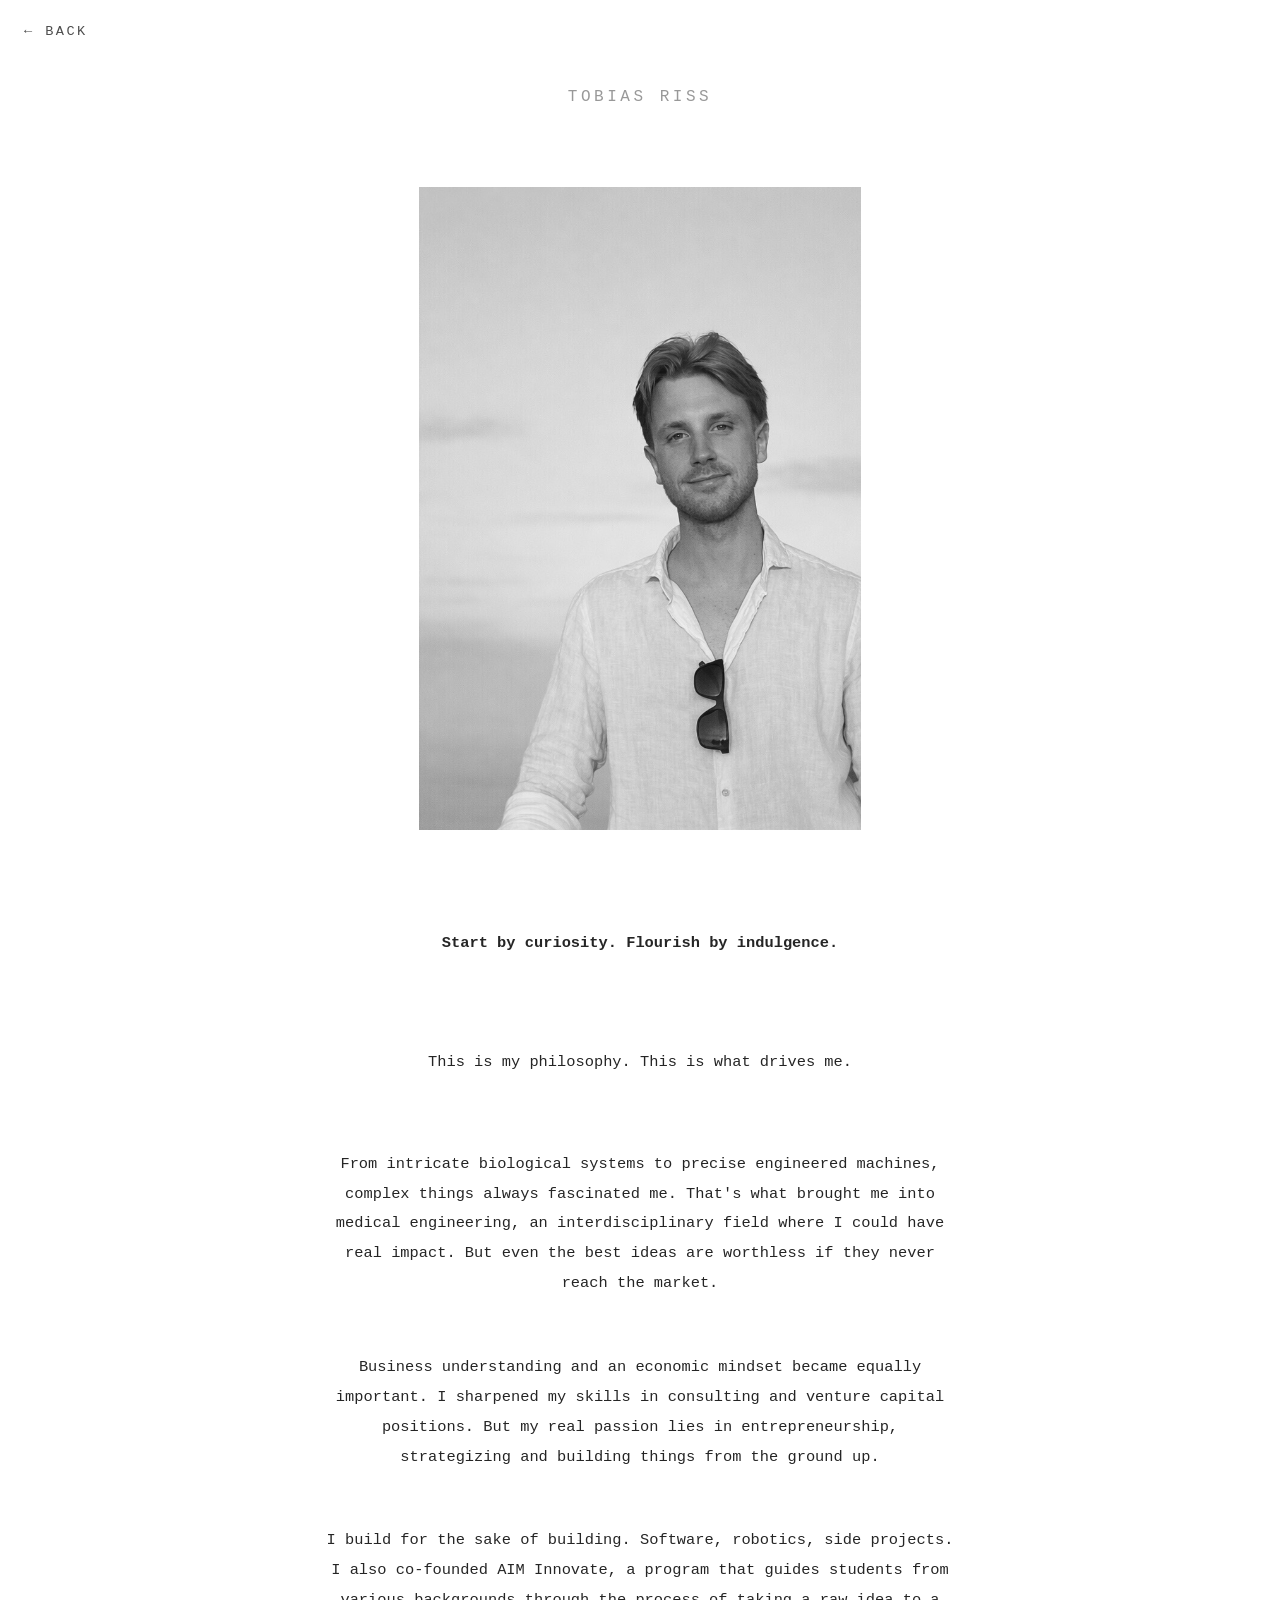
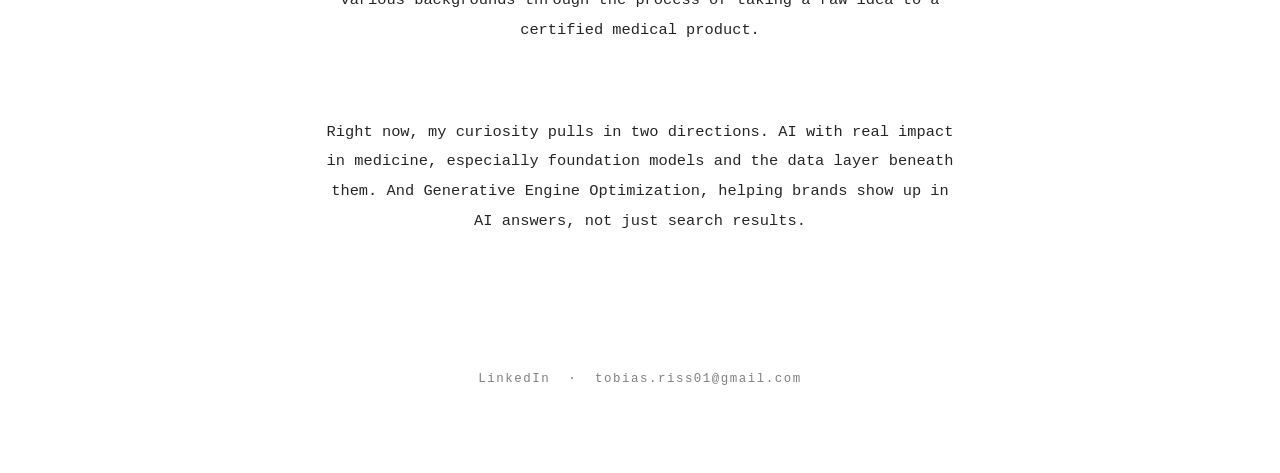
<file: about.html>
<!DOCTYPE html>
<html lang="en">
<head>
  <meta charset="UTF-8" />
  <title>That's Me</title>
  <meta name="viewport" content="width=device-width, initial-scale=1.0" />
  <link rel="stylesheet" href="style.css" />
  <style>
    .page-wrapper {
      text-align: center;
    }

    .photo-frame {
      position: relative;
      display: inline-block;
      max-width: 70%;
      margin: 0 auto 2.5rem;
    }

    .profile-img {
      display: block;
      width: 100%;
      height: auto;
      filter: grayscale(100%);
    }

    .philosophy {
      cursor: default;
    }

    .hl-underline,
    .hl-circle {
      position: relative;
      display: inline-block;
    }
  </style>
</head>
<body>
  <a href="index.html" class="back-link">← Back</a>

  <div class="page-wrapper">
    <h1>Tobias Riss</h1>
    <br>
    <br>
    <div class="photo-frame">
      <img class="profile-img" src="Img/Img_AboutMe.jpg" alt="Profile photo" />
    </div>
    <br>
    <br>
    <br>
    <br>
   

    <p>

    <strong class="philosophy">Start by <span class="hl-underline">curiosity</span>. Flourish by <span class="hl-circle">indulgence</span>.</strong>
    </p>
    <br>
    <br>
    <br>
    <br>
    <p>
    This is my philosophy. This is what drives me.

    </p>
    <br>
      <br>
    <br>
    <p>
    From intricate biological systems to precise engineered machines, complex things always fascinated me. 
    That's what brought me into medical engineering, an interdisciplinary field where I could have real impact.

    But even the best ideas are worthless if they never reach the market.
    </p>
    <br>
    <br>
    
    <p>
    Business understanding and an economic mindset became equally important. I sharpened my skills in consulting and venture capital positions. But my real passion lies in entrepreneurship, strategizing and building things from the ground up.
    </p>
    <br>
    <br>
    <p>
    I build for the sake of building. Software, robotics, side projects. I also co-founded AIM Innovate, a program that guides students from various backgrounds through the process of taking a raw idea to a certified medical product.
    </p>
    <br>
    <br>
    <br>
    <p>
    Right now, my curiosity pulls in two directions. AI with real impact in medicine, especially foundation models and the data layer beneath them. And Generative Engine Optimization, helping brands show up in AI answers, not just search results.
        </p>
        <br>
    <br>
    <br>
    <br>
    

    <p style="margin-top:2.5rem;font-size:0.78rem;letter-spacing:0.12em;opacity:0.5;">
      <a href="https://linkedin.com/in/tobias-riß-92a96b181" target="_blank" style="color:inherit;">LinkedIn</a>
      &nbsp;·&nbsp;
      <a href="mailto:tobias.riss01@gmail.com" style="color:inherit;">tobias.riss01@gmail.com</a>
    </p>
  </div>

  <!-- Roughness filter — same params as menu -->
  <svg style="position:absolute;width:0;height:0;overflow:hidden" aria-hidden="true">
    <defs>
      <filter id="rough-corner" x="-25%" y="-25%" width="150%" height="150%">
        <feTurbulence type="fractalNoise" baseFrequency="0.075" numOctaves="4" result="noise"/>
        <feDisplacementMap in="SourceGraphic" in2="noise" scale="2.2"
          xChannelSelector="R" yChannelSelector="G"/>
      </filter>
    </defs>
  </svg>

  <script>
    const NS    = 'http://www.w3.org/2000/svg';
    const frame = document.querySelector('.photo-frame');
    const GAP   = 20;   // px gap between image edge and elbow
    const ARM   = 26;   // arm length
    const OFF   = GAP + ARM;  // total SVG canvas from image corner outward
    const SIZE  = OFF * 2;    // SVG canvas big enough for both corners

    function wobblyPts(x1, y1, x2, y2, n) {
      const pts = [];
      for (let k = 0; k <= n; k++) {
        const t = k / n;
        pts.push({
          x: x1 + (x2 - x1) * t + (Math.random() - 0.5) * 2.5,
          y: y1 + (y2 - y1) * t + (Math.random() - 0.5) * 2.5,
        });
      }
      return pts;
    }

    function ptsToPath(pts) {
      const n = pts.length, ten = 0.28;
      let d = `M${pts[0].x.toFixed(1)},${pts[0].y.toFixed(1)}`;
      for (let i = 0; i < n - 1; i++) {
        const p0 = i > 0     ? pts[i - 1] : pts[0];
        const p1 = pts[i];
        const p2 = pts[i + 1];
        const p3 = i < n - 2 ? pts[i + 2] : pts[n - 1];
        const cp1x = (p1.x + (p2.x - p0.x) * ten).toFixed(1);
        const cp1y = (p1.y + (p2.y - p0.y) * ten).toFixed(1);
        const cp2x = (p2.x - (p3.x - p1.x) * ten).toFixed(1);
        const cp2y = (p2.y - (p3.y - p1.y) * ten).toFixed(1);
        d += ` C${cp1x},${cp1y} ${cp2x},${cp2y} ${p2.x.toFixed(1)},${p2.y.toFixed(1)}`;
      }
      return d;
    }

    function makePath(pts) {
      const path = document.createElementNS(NS, 'path');
      path.setAttribute('fill',            'none');
      path.setAttribute('stroke',          '#c80000');
      path.setAttribute('stroke-width',    '2.8');
      path.setAttribute('stroke-linecap',  'round');
      path.setAttribute('stroke-linejoin', 'round');
      path.setAttribute('filter',          'url(#rough-corner)');
      path.setAttribute('d', ptsToPath(pts));
      return path;
    }

    function makeCornerSvg(cssPos) {
      const svg = document.createElementNS(NS, 'svg');
      svg.setAttribute('width',  SIZE);
      svg.setAttribute('height', SIZE);
      svg.style.cssText = `position:absolute;${cssPos};overflow:visible;pointer-events:none;opacity:0`;
      return svg;
    }

    function animatePaths(paths) {
      paths.forEach(path => {
        const len = path.getTotalLength();
        path.style.transition       = 'none';
        path.style.strokeDasharray  = len;
        path.style.strokeDashoffset = len;
        void path.getBoundingClientRect();
        path.style.transition       = 'stroke-dashoffset 0.5s ease';
        path.style.strokeDashoffset = '0';
      });
    }

    // Top-left: elbow GAP px outside image corner, arms point toward image (right + down).
    const svgTL  = makeCornerSvg(`top:-${OFF}px;left:-${OFF}px`);
    const tlPaths = [
      makePath(wobblyPts(ARM, ARM, SIZE, ARM,  6)),
      makePath(wobblyPts(ARM, ARM, ARM,  SIZE, 6)),
    ];
    tlPaths.forEach(p => svgTL.appendChild(p));

    // Bottom-right: elbow GAP px outside image corner, arms point toward image (left + up).
    const BR = OFF + GAP;  // elbow coordinate in BR SVG
    const svgBR  = makeCornerSvg(`bottom:-${OFF}px;right:-${OFF}px`);
    const brPaths = [
      makePath(wobblyPts(BR, BR, 0,  BR, 6)),
      makePath(wobblyPts(BR, BR, BR,  0, 6)),
    ];
    brPaths.forEach(p => svgBR.appendChild(p));

    frame.appendChild(svgTL);
    frame.appendChild(svgBR);

    function regenPaths() {
      tlPaths[0].setAttribute('d', ptsToPath(wobblyPts(ARM, ARM, SIZE, ARM,  6)));
      tlPaths[1].setAttribute('d', ptsToPath(wobblyPts(ARM, ARM, ARM,  SIZE, 6)));
      brPaths[0].setAttribute('d', ptsToPath(wobblyPts(BR, BR, 0,  BR, 6)));
      brPaths[1].setAttribute('d', ptsToPath(wobblyPts(BR, BR, BR,  0, 6)));
    }

    let jitterTimer = null;
    function scheduleJitter() {
      jitterTimer = setTimeout(() => {
        regenPaths();
        scheduleJitter();
      }, 180 + Math.random() * 160);  // every ~180-340 ms
    }

    frame.addEventListener('mouseenter', () => {
      regenPaths();
      svgTL.style.opacity = '0.7';
      svgBR.style.opacity = '0.7';
      animatePaths([...tlPaths, ...brPaths]);
      scheduleJitter();
    });

    frame.addEventListener('mouseleave', () => {
      clearTimeout(jitterTimer);
      jitterTimer = null;
      svgTL.style.opacity = '0';
      svgBR.style.opacity = '0';
    });

    // ── Philosophy hover: underline "curiosity", circle "indulgence" ──
    const philosophy     = document.querySelector('.philosophy');
    const underlineSpan  = philosophy.querySelector('.hl-underline');
    const circleSpan     = philosophy.querySelector('.hl-circle');

    // Underline geometry
    const U_PAD_X = 4;
    const U_HEIGHT = 14;
    const uW = underlineSpan.offsetWidth + U_PAD_X * 2;

    function underlinePts() {
      const y = 2;
      return wobblyPts(2, y, uW - 2, y, 8);
    }

    const svgU = document.createElementNS(NS, 'svg');
    svgU.setAttribute('width',  uW);
    svgU.setAttribute('height', U_HEIGHT);
    svgU.style.cssText = `position:absolute;left:-${U_PAD_X}px;top:100%;overflow:visible;pointer-events:none;opacity:0`;
    const underlinePath = makePath(underlinePts());
    svgU.appendChild(underlinePath);
    underlineSpan.appendChild(svgU);

    // Circle geometry
    const C_PAD_X = 12;
    const C_PAD_Y = 8;
    const cW  = circleSpan.offsetWidth  + C_PAD_X * 2;
    const cH  = circleSpan.offsetHeight + C_PAD_Y * 2;
    const ccx = cW / 2, ccy = cH / 2;
    const crx = cW / 2 - 4, cry = cH / 2 - 2;

    function wobblyClosedPath(cx, cy, rx, ry, numPts, rMin, rMax, aJitter) {
      const pts = [];
      for (let k = 0; k < numPts; k++) {
        const base = (k / numPts) * Math.PI * 2 - Math.PI / 2;
        const aOff = (Math.random() - 0.5) * (Math.PI * 2 / numPts) * aJitter;
        const r    = rMin + Math.random() * (rMax - rMin);
        pts.push({
          x: cx + rx * r * Math.cos(base + aOff),
          y: cy + ry * r * Math.sin(base + aOff),
        });
      }
      const n = pts.length, ten = 0.22;
      let d = `M${pts[0].x.toFixed(1)},${pts[0].y.toFixed(1)}`;
      for (let i = 0; i < n; i++) {
        const p0 = pts[(i - 1 + n) % n];
        const p1 = pts[i];
        const p2 = pts[(i + 1) % n];
        const p3 = pts[(i + 2) % n];
        const cp1x = (p1.x + (p2.x - p0.x) * ten).toFixed(1);
        const cp1y = (p1.y + (p2.y - p0.y) * ten).toFixed(1);
        const cp2x = (p2.x - (p3.x - p1.x) * ten).toFixed(1);
        const cp2y = (p2.y - (p3.y - p1.y) * ten).toFixed(1);
        d += ` C${cp1x},${cp1y} ${cp2x},${cp2y} ${p2.x.toFixed(1)},${p2.y.toFixed(1)}`;
      }
      return d + 'Z';
    }

    const svgC = document.createElementNS(NS, 'svg');
    svgC.setAttribute('width',  cW);
    svgC.setAttribute('height', cH);
    svgC.style.cssText = `position:absolute;left:-${C_PAD_X}px;top:-${C_PAD_Y}px;overflow:visible;pointer-events:none;opacity:0`;
    const circlePath = document.createElementNS(NS, 'path');
    circlePath.setAttribute('fill',            'none');
    circlePath.setAttribute('stroke',          '#c80000');
    circlePath.setAttribute('stroke-width',    '2.8');
    circlePath.setAttribute('stroke-linecap',  'round');
    circlePath.setAttribute('stroke-linejoin', 'round');
    circlePath.setAttribute('filter',          'url(#rough-corner)');
    circlePath.setAttribute('d', wobblyClosedPath(ccx, ccy, crx, cry, 10, 0.80, 1.20, 0.45));
    svgC.appendChild(circlePath);
    circleSpan.appendChild(svgC);

    function regenPhilPaths() {
      underlinePath.setAttribute('d', ptsToPath(underlinePts()));
      circlePath.setAttribute('d',
        wobblyClosedPath(ccx, ccy, crx, cry, 10, 0.80, 1.20, 0.45));
    }

    let philJitterTimer = null;
    function schedulePhilJitter() {
      philJitterTimer = setTimeout(() => {
        regenPhilPaths();
        schedulePhilJitter();
      }, 180 + Math.random() * 160);
    }

    philosophy.addEventListener('mouseenter', () => {
      regenPhilPaths();
      const tilt = (Math.random() - 0.5) * 4;
      svgC.style.transform       = `rotate(${tilt}deg)`;
      svgC.style.transformOrigin = 'center center';
      svgU.style.opacity = '0.85';
      svgC.style.opacity = '0.85';
      animatePaths([underlinePath, circlePath]);
      schedulePhilJitter();
    });

    philosophy.addEventListener('mouseleave', () => {
      clearTimeout(philJitterTimer);
      philJitterTimer = null;
      svgU.style.opacity = '0';
      svgC.style.opacity = '0';
    });
  </script>
  <script data-goatcounter="https://tobiasriss.goatcounter.com/count"
          async src="//gc.zgo.at/count.js"></script>

</body>
</html>
</file>
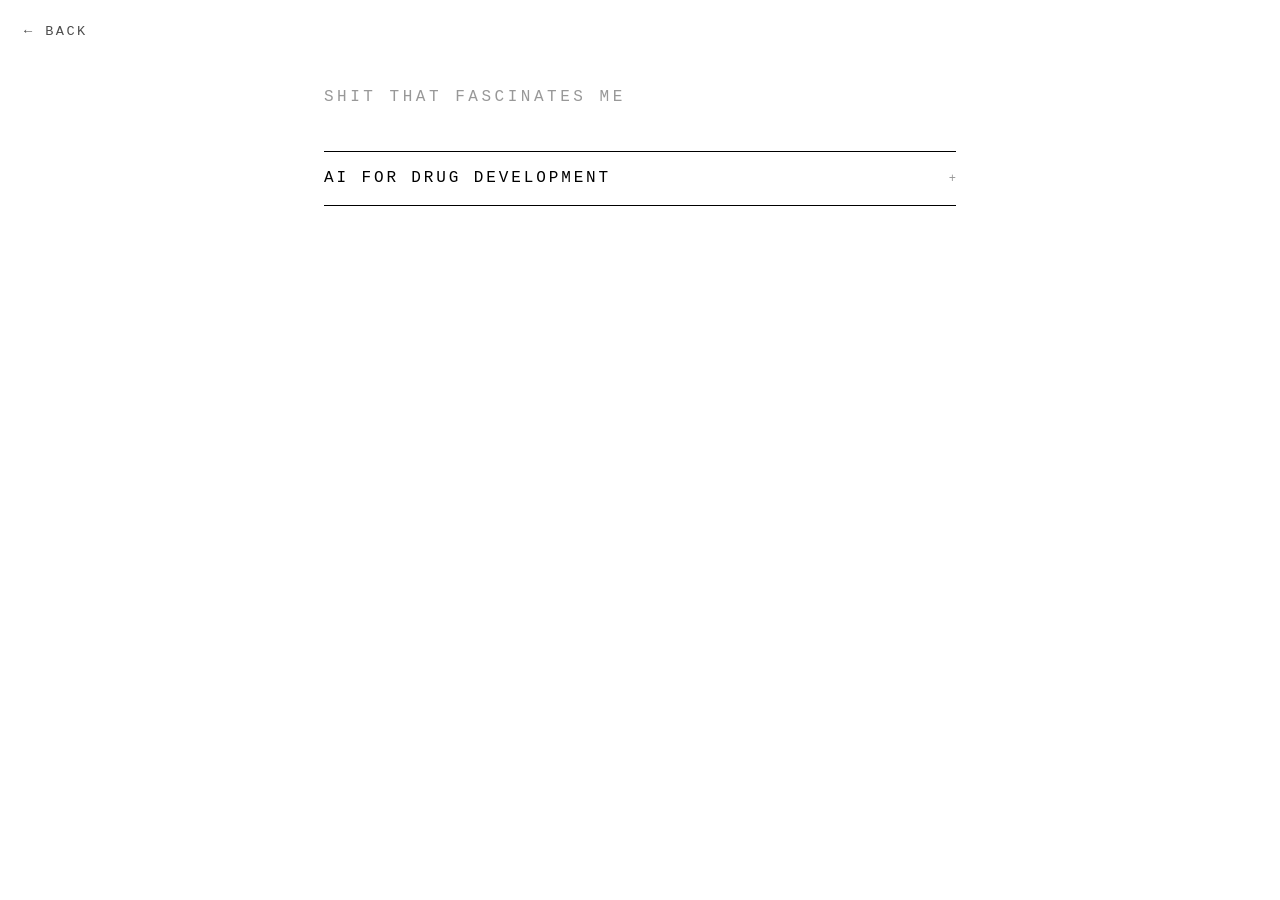
<file: fascinations.html>
<!DOCTYPE html>
<html lang="en">
<head>
  <meta charset="UTF-8" />
  <title>Shit That Fascinates Me</title>
  <meta name="viewport" content="width=device-width, initial-scale=1.0" />
  <link rel="stylesheet" href="style.css" />
  <style>
    .accordion {
      width: 100%;
      margin-bottom: 0.4rem;
    }

    .accordion-trigger {
      width: 100%;
      background: none;
      border: none;
      border-top: 1px solid #000;
      padding: 1.1rem 0;
      display: flex;
      justify-content: space-between;
      align-items: baseline;
      cursor: pointer;
      font-family: "Courier New", Courier, monospace;
      font-size: clamp(0.85rem, 1.4vw, 1rem);
      letter-spacing: 0.18em;
      text-transform: uppercase;
      text-align: left;
      color: #000;
    }

    .accordion-trigger:hover {
      opacity: 0.55;
    }

    .accordion-icon {
      font-size: 0.75rem;
      letter-spacing: 0;
      opacity: 0.4;
      transition: transform 0.3s ease;
      flex-shrink: 0;
      margin-left: 1rem;
    }

    .accordion.open .accordion-icon {
      transform: rotate(45deg);
    }

    .accordion-body {
      display: grid;
      grid-template-rows: 0fr;
      transition: grid-template-rows 0.35s ease;
    }

    .accordion.open .accordion-body {
      grid-template-rows: 1fr;
    }

    .accordion-inner {
      overflow: hidden;
    }

    .accordion-inner ul {
      padding: 0 0 1.4rem;
      margin: 0;
    }

    /* last accordion gets a bottom border */
    .accordion:last-child {
      border-bottom: 1px solid #000;
    }

    /* Full report toggle */
    .report-toggle {
      background: none;
      border: none;
      padding: 0;
      margin: 0 0 1.4rem;
      font-family: "Courier New", Courier, monospace;
      font-size: 0.72rem;
      letter-spacing: 0.18em;
      text-transform: uppercase;
      color: #000;
      opacity: 0.4;
      cursor: pointer;
      display: flex;
      align-items: center;
      gap: 0.5rem;
      transition: opacity 0.15s ease;
    }

    .report-toggle:hover {
      opacity: 0.85;
    }

    .report-toggle-icon {
      font-size: 0.65rem;
      transition: transform 0.25s ease;
    }

    .report-toggle.open .report-toggle-icon {
      transform: rotate(45deg);
    }

    /* Report block */
    .report-block-wrap {
      display: grid;
      grid-template-rows: 0fr;
      transition: grid-template-rows 0.4s ease;
    }

    .report-block-wrap.open {
      grid-template-rows: 1fr;
    }

    .report-block-inner {
      overflow: hidden;
    }

    .report-block {
      border: 1px solid rgba(0,0,0,0.15);
      padding: 2rem 2.2rem;
      margin-bottom: 1.4rem;
      font-family: Georgia, "Times New Roman", serif;
      font-size: 0.82rem;
      line-height: 1.75;
      color: #111;
      background: #fafafa;
    }

    .report-block .report-header {
      text-align: center;
      margin-bottom: 2rem;
      padding-bottom: 1.2rem;
      border-bottom: 1px solid rgba(0,0,0,0.12);
    }

    .report-block .report-header h2 {
      font-size: 0.95rem;
      font-weight: bold;
      letter-spacing: 0.01em;
      margin: 0 0 0.5rem;
      font-family: Georgia, serif;
      text-transform: none;
    }

    .report-block .report-meta {
      font-size: 0.75rem;
      opacity: 0.5;
      line-height: 1.6;
      font-family: "Courier New", Courier, monospace;
      letter-spacing: 0.06em;
    }

    .report-block h3 {
      font-size: 0.82rem;
      font-weight: bold;
      margin: 1.6rem 0 0.5rem;
      font-family: Georgia, serif;
      text-transform: none;
      letter-spacing: 0;
    }

    .report-block p {
      margin: 0 0 0.9rem;
    }

    .report-block .report-fig {
      margin: 1.2rem 0;
      padding: 0.8rem;
      border-left: 2px solid rgba(0,0,0,0.15);
      font-size: 0.74rem;
      opacity: 0.55;
      font-style: italic;
    }

    .report-block .ref-list {
      padding-left: 1.2rem;
      margin: 0 0 0.8rem;
      font-size: 0.76rem;
      line-height: 1.65;
    }

    .report-block .ref-list li {
      margin-bottom: 0.45rem;
    }

    .report-block .ref-list a {
      color: #000;
      opacity: 0.55;
      word-break: break-all;
    }

    .report-block .ref-list a:hover {
      opacity: 1;
    }
  </style>
</head>
<body>
  <a href="index.html" class="back-link">← Back</a>

  <div class="page-wrapper">
    <h1>Shit That Fascinates Me</h1>

    <div class="accordion">
      <button class="accordion-trigger">
        AI for Drug Development
        <span class="accordion-icon">+</span>
      </button>
      <div class="accordion-body">
        <div class="accordion-inner">
          <ul>
            <li>Eroom's Law: drug R&amp;D productivity has declined exponentially since the 1950s — the opposite of Moore's Law, and just as relentless</li>
            <li>~90% of drugs that make it to Phase I still fail. AI makes the pipeline faster, but faster failure is only half the fix</li>
            <li>The next frontier isn't AlphaFold — it's closed-loop systems where AI predicts, robotic labs validate, and the loop runs 24/7 with minimal humans in it</li>
            <li>Lila Sciences, Isomorphic Labs, Eli Lilly × NVIDIA are all betting on this. ~$19.9 billion in VC flooded in over 2024–25. Zero FDA approvals so far</li>
            <li>LLMs operating in scientific contexts show disturbing failure modes: sycophancy, premature success-claiming, overgeneralizing findings at 5× the rate of human researchers</li>
            <li>The real gap isn't speed — it's translation. Cell experiments, animal models, and human trials don't map onto each other well, and automation doesn't fix that</li>
            <li>The highest-leverage bet: AI that can simulate how a drug interacts with human cells in silico, bypassing the translation problem entirely. Much harder, much more disruptive</li>
          </ul>

          <button class="report-toggle" id="reportToggle">
            <span class="report-toggle-icon">+</span><span id="reportToggleLabel"> Show full Stanford class report</span>
          </button>

          <div class="report-block-wrap" id="reportWrap">
            <div class="report-block-inner">
              <div class="report-block">
                <div class="report-header">
                  <h2>A World Without Scientists: Current state of AI-Driven closed loop Drug Discovery</h2>
                  <div class="report-meta">
                    Market Segment &amp; Capital Allocation Analysis <br><br>
                    Healthcare Venture Capital (GENE 225)<br> Stanford University <br>Spring 2026<br><br>
                    Tobias Riss
                  </div>
                </div>

                <h3>1. Introduction</h3>
                <p>The pharmaceutical industry operates under one of the most punishing economic structures of any sector. The median cost to bring a single new drug to market is approximately $1–2 billion (Santo, 2025; Sun et al., 2022). The process typically takes 10 to 15 years, yet approximately 90% of drug candidates that enter Phase I clinical trials ultimately fail (Sun et al., 2022). Pharmaceuticals follow Eroom's Law, the observation that drug R&amp;D productivity has declined exponentially since the 1950s and it becomes more and more expensive for pharma companies to develop new drugs (Santo, 2025).</p>
                <p>AI has already demonstrated value in narrow, well-defined tasks within drug discovery, with tools like AlphaFold used for the prediction of protein structures (Jumper et al., 2021; Amirav-Drory, 2025). One of the major limiting factors in the economics of early-stage drug development which remains is that human scientists still have to synthesize compounds manually, conduct wet-lab testing, and interpret results to validate the predicted structures.</p>
                <p>Seeing the fast increase of computing power and AI models, the next frontier technology for drug development is the automation of the full discovery pipeline: closed-loop AI systems where artificial intelligence not only predicts but also experimentally validates new compounds through robotic laboratories, with minimal human intervention.</p>
                <div class="report-fig">Figure 1. Eroom's Law: the number of new drugs approved per billion dollars of R&amp;D spending has declined over time. Adapted from The Biomedical Bubble: Why UK research and innovation needs a greater diversity of priorities, politics, places and people (July 2018).</div>

                <h3>2. Current Startup Landscape</h3>
                <p>No company has yet publicly demonstrated a fully autonomous, closed-loop drug discovery lab that independently produced and advanced a clinically validated candidate with minimal human intervention. However, the enormous unmet need has attracted a surge of startups pursuing different business models, as well as collaborations between pharmaceutical companies and big tech.</p>
                <p>The Flagship Pioneering startup Lila Sciences is building what it calls "AI Science Factories", fully automated facilities that integrate foundation-scale scientific language models with general-purpose lab robots, designed to run thousands of parallel experiments and generate proprietary datasets that improve the AI with every cycle (Fierce Biotech, 2025). Isomorphic Labs, spun out of Google DeepMind by Nobel laureates Demis Hassabis and John Jumper, is applying AlphaFold-derived AI to end-to-end drug design (DealForma, 2026).</p>
                <p>Large pharmaceutical companies are also becoming more active in this area by building in-house capabilities and partnerships. One example is the recently announced Eli Lilly–NVIDIA co-innovation lab, connecting autonomous wet labs with computational dry labs around the clock (NVIDIA Newsroom, 2026).</p>

                <h3>3. Investment Analysis</h3>
                <h3>3.1 Technology</h3>
                <p>The closed-loop thesis relies on two categories of AI models. The first is specialized scientific language models trained on molecular representations, which can predict protein-ligand binding affinities or generate novel proteins by predicting the next amino acid in a sequence (Zheng et al., 2025; Amirav-Drory, 2025). The second is general-purpose LLMs adapted for scientific reasoning and lab automation (Zheng et al., 2025).</p>
                <p>However, the gap between task-specific assistance and autonomous scientific discovery remains substantial. Recent research has identified several critical failure modes in LLMs operating in scientific contexts: they tend to prematurely claim success despite obvious experimental failures, comply with illogical requests by prioritizing helpfulness over factual accuracy (a phenomenon known as sycophancy), overgeneralize scientific findings at nearly five times the rate of human researchers, and exhibit weak domain judgment when tasked with multi-step research projects (Lossfunk et al., 2026; Chen et al., 2025; Schäfer et al., 2025). It remains unclear to what extent these weaknesses are mitigated in the specialized models used for lab automation.</p>

                <h3>3.2 Market Structure</h3>
                <p>The AI drug discovery market was valued at $1.9 billion in 2025 and is projected to reach $16.5 billion by 2034, a 27% CAGR (Axis Intelligence, 2025). Over 2024–2025, the sector attracted approximately $19.9 billion in venture capital (DealForma, 2026). Yet as of December 2025, no AI-discovered drug has received FDA approval — over $17 billion invested with zero approved products (Drug Target Review, 2026; Trotsyuk, 2025). An estimated 350 companies globally are working on AI-driven drug discovery (StartUs Insights, 2025). This mirrors previous healthcare hype cycles such as digital therapeutics and psychedelics, where capital flooded in before clinical validation and durable business models arrived.</p>
                <p>There are early positive signals: AI-native biotechs report Phase I success rates of 80–90% versus the traditional 40–65%, and preclinical timelines compressed by 40–50% (Axis Intelligence, 2025; Ardigen, 2026).</p>

                <h3>3.3 Exit Opportunities</h3>
                <p>On the exit side, five AI-ML drug discovery IPOs in 2025 raised a combined $1.3 billion, up from $424 million in 2024 — though the largest, Caris Life Sciences, took 17 years from founding to IPO (DealForma, 2026). Since the technology is still very young and computing power continues to grow rapidly, faster IPOs may become possible for future startups.</p>
                <p>The market is crowded, with over 100 Big Pharma–AI partnerships formed since 2015 and 81% of pharma companies deploying AI in some capacity (Drug Target Review, 2026; Axis Intelligence, 2025). The pharma patent cliff — $300–400 billion at risk by 2030 — creates M&amp;A tailwinds, but pharma prefers Phase II+ assets, while most AI companies remain preclinical (Trotsyuk, 2025).</p>

                <h3>4. The Translational Gap as an Investment Opportunity</h3>
                <p>One of the key limitations of the startups analyzed above is that they rely on wet-lab experiments to confirm their AI-generated drug candidates. As discussed in the introduction, approximately 90% of drugs still fail even after making it to Phase I clinical trials. The core issue is that cell experiments, animal testing, and human testing do not translate well to each other. Faster automation of this process does not solve the underlying problem.</p>
                <p>The biggest opportunity is therefore to address this translational gap directly — developing AI models that can simulate and test drugs in silico as they would interact with human cells. If successful, this would represent a far more disruptive investment opportunity than the current generation of closed-loop platforms. However, this comes with major challenges, which the following sections explore.</p>

                <h3>References</h3>

                <p style="font-size:0.76rem;font-weight:bold;margin:1rem 0 0.3rem;opacity:0.5;font-family:'Courier New',monospace;letter-spacing:0.08em;text-transform:uppercase;">Course Lectures</p>
                <ul class="ref-list">
                  <li>Amirav-Drory, O. (2025). AI for Drug Discovery. Lecture, Healthcare Venture Capital (BIOE 291 / ME 368B), Stanford University.</li>
                  <li>Santo, N. (2025). Clinical Development Process and Costs: Why Drug Development Costs So Much. Lecture, Healthcare Venture Capital (BIOE 291 / ME 368B), Stanford University.</li>
                  <li>Trotsyuk, A. (2025). Navigating Healthcare Venture: Platforms, Modalities, and Hype Cycles. Lecture, Healthcare Venture Capital (BIOE 291 / ME 368B), Stanford University.</li>
                </ul>

                <p style="font-size:0.76rem;font-weight:bold;margin:1rem 0 0.3rem;opacity:0.5;font-family:'Courier New',monospace;letter-spacing:0.08em;text-transform:uppercase;">Academic &amp; Peer-Reviewed Sources</p>
                <ul class="ref-list">
                  <li>Chen, S., Gao, M., Sasse, K. et al. (2025). When helpfulness backfires: LLMs and the risk of false medical information due to sycophantic behavior. <em>npj Digital Medicine</em>, 8, 605. <a href="https://doi.org/10.1038/s41746-025-02008-z" target="_blank">https://doi.org/10.1038/s41746-025-02008-z</a></li>
                  <li>Jumper, J. et al. (2021). Highly accurate protein structure prediction with AlphaFold. <em>Nature</em>, 596, 583–589. <a href="https://doi.org/10.1038/s41586-021-03819-2" target="_blank">https://doi.org/10.1038/s41586-021-03819-2</a></li>
                  <li>Lossfunk et al. (2026). Why LLMs Aren't Scientists Yet: Lessons from Four Autonomous Research Attempts. <em>arXiv preprint</em>, arXiv:2601.03315. <a href="https://arxiv.org/abs/2601.03315" target="_blank">https://arxiv.org/abs/2601.03315</a></li>
                  <li>Schäfer, M.S. et al. (2025). Generalization bias in large language model summarization of scientific research. <em>Royal Society Open Science</em>, 12(4), 241776. <a href="https://doi.org/10.1098/rsos.241776" target="_blank">https://doi.org/10.1098/rsos.241776</a></li>
                  <li>Sun, D., Gao, W., Hu, H. &amp; Zhou, S. (2022). Why 90% of clinical drug development fails and how to improve it? <em>Acta Pharmaceutica Sinica B</em>, 12(7), 3049–3062. <a href="https://doi.org/10.1016/j.apsb.2022.02.002" target="_blank">https://doi.org/10.1016/j.apsb.2022.02.002</a></li>
                  <li>Wouters, O.J., McKee, M. &amp; Luyten, J. (2020). Estimated Research and Development Investment Needed to Bring a New Medicine to Market, 2009–2018. <em>JAMA</em>, 323(9), 844–853. <a href="https://doi.org/10.1001/jama.2020.1166" target="_blank">https://doi.org/10.1001/jama.2020.1166</a></li>
                  <li>Zheng, Y., Koh, H.Y., Ju, J., Yang, M., May, L.T., Webb, G.I., Li, L., Pan, S. &amp; Church, G. (2025). Large language models for drug discovery and development. <em>Patterns</em>, 6(10), 101346. <a href="https://doi.org/10.1016/j.patter.2025.101346" target="_blank">https://doi.org/10.1016/j.patter.2025.101346</a></li>
                </ul>

                <p style="font-size:0.76rem;font-weight:bold;margin:1rem 0 0.3rem;opacity:0.5;font-family:'Courier New',monospace;letter-spacing:0.08em;text-transform:uppercase;">Industry &amp; Press Sources</p>
                <ul class="ref-list">
                  <li>Ardigen (2026). 2026 Roadmap for AI in Biopharma R&amp;D. <a href="https://ardigen.com/a-practical-2026-roadmap-for-adopting-ai-in-biopharma-rd/" target="_blank">ardigen.com</a></li>
                  <li>Axis Intelligence (2025). AI Drug Discovery 2026: 173 Programs, FDA Framework &amp; Market. <a href="https://axis-intelligence.com/ai-drug-discovery-2026-complete-analysis/" target="_blank">axis-intelligence.com</a></li>
                  <li>DealForma (2026). AI-ML Drug Discovery and Licensing R&amp;D, M&amp;A, Ventures and IPOs 2025 Review. <a href="https://dealforma.com/ai-ml-drug-discovery-and-licensing-rd-ma-ventures-and-ipos-2025-review/" target="_blank">dealforma.com</a></li>
                  <li>Drug Target Review (2026). AI in drug discovery: 2025 in review. <a href="https://www.drugtargetreview.com/article/192951/ai-in-drug-discovery-2025-in-review/" target="_blank">drugtargetreview.com</a></li>
                  <li>Fierce Biotech (2025). Flagship's Lila Sciences lands $235M to expand AI-powered autonomous research labs. <a href="https://www.fiercebiotech.com/biotech/flagships-lila-sciences-lands-235m-expand-ai-powered-autonomous-research-labs" target="_blank">fiercebiotech.com</a></li>
                  <li>NVIDIA Newsroom (2026). NVIDIA BioNeMo Platform Adopted by Life Sciences Leaders. <a href="https://nvidianews.nvidia.com/news/nvidia-bionemo-platform-adopted-by-life-sciences-leaders-to-accelerate-ai-driven-drug-discovery" target="_blank">nvidianews.nvidia.com</a></li>
                  <li>StartUs Insights (2025). 20 Top AI Drug Discovery Companies [2026]. <a href="https://www.startus-insights.com/innovators-guide/ai-drug-discovery-companies/" target="_blank">startus-insights.com</a></li>
                  <li>TechCrunch (2025). OpenAI-backed biotech firm Chai Discovery raises $130M Series B at $1.3B valuation. <a href="https://techcrunch.com/2025/12/15/openai-backed-biotech-firm-chai-discovery-raises-130m-series-b-at-1-3b-valuation/" target="_blank">techcrunch.com</a></li>
                  <li>Yicai Global (2026). [Opinion] 2026: The Dawn of AI-Driven Drug Development. <a href="https://www.yicaiglobal.com/news/opinion-2026-the-dawn-of-ai-driven-drug-development" target="_blank">yicaiglobal.com</a></li>
                </ul>

                <p style="font-size:0.76rem;font-weight:bold;margin:1rem 0 0.3rem;opacity:0.5;font-family:'Courier New',monospace;letter-spacing:0.08em;text-transform:uppercase;">Figures</p>
                <ul class="ref-list">
                  <li>The Biomedical Bubble: Why UK research and innovation needs a greater diversity of priorities, politics, places and people. (2018). <a href="https://doi.org/10.13140/RG.2.2.15613.05609" target="_blank">https://doi.org/10.13140/RG.2.2.15613.05609</a></li>
                </ul>
              </div>
            </div>
          </div>

        </div>
      </div>
    </div>


  </div>

  <script>
    document.querySelectorAll('.accordion-trigger').forEach(btn => {
      btn.addEventListener('click', () => {
        const accordion = btn.closest('.accordion');
        accordion.classList.toggle('open');
      });
    });

    const reportToggle = document.getElementById('reportToggle');
    const reportWrap = document.getElementById('reportWrap');
    reportToggle.addEventListener('click', () => {
      const isOpen = reportWrap.classList.toggle('open');
      reportToggle.classList.toggle('open', isOpen);
      document.getElementById('reportToggleLabel').textContent = isOpen ? ' Hide full Stanford class report' : ' Show full Stanford class report';
    });
  </script>
  <script data-goatcounter="https://tobiasriss.goatcounter.com/count"
          async src="//gc.zgo.at/count.js"></script>

</body>
</html>
</file>
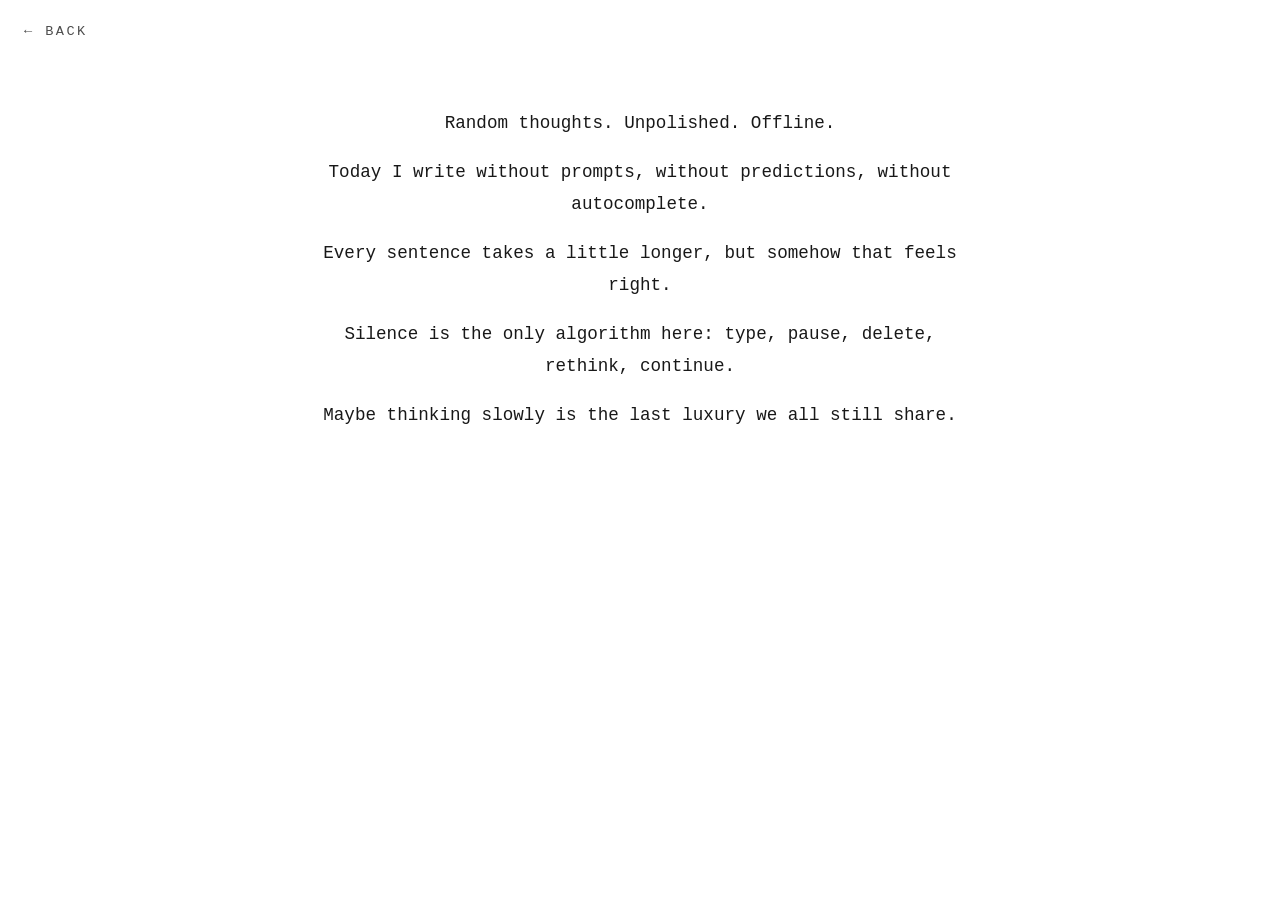
<file: thoughts.html>
<!DOCTYPE html>
<html lang="de">
<head>
  <meta charset="UTF-8" />
  <title>Just Thoughts</title>
  <meta name="viewport" content="width=device-width, initial-scale=1.0" />
  <style>
    * {
      box-sizing: border-box;
    }

    html, body {
      margin: 0;
      padding: 0;
      height: 100%;
      overflow: hidden; /* keine Scrollbar */
      background: #ffffff;
      color: #000000;
      font-family: "Courier New", Courier, monospace;
    }

    .wrapper {
      max-width: 700px;
      margin: 12vh auto 0 auto; /* Offset nach oben */
      padding: 0 1.5rem;
      text-align: center;
      line-height: 1.8;
      font-size: clamp(1rem, 1.5vw, 1.1rem);
      opacity: 0.9;
    }

    .back-link {
      position: fixed;
      top: 1.5rem;
      left: 1.5rem;
      font-size: 0.85rem;
      text-transform: uppercase;
      letter-spacing: 0.18em;
      opacity: 0.7;
      text-decoration: none;
      color: #000000;
    }

    .back-link:hover {
      opacity: 1;
    }
  </style>
</head>
<body>
  <a href="index.html" class="back-link">← Back</a>

  <div class="wrapper">
    <p>Random thoughts. Unpolished. Offline.</p>
    <p>Today I write without prompts, without predictions, without autocomplete.</p>
    <p>Every sentence takes a little longer, but somehow that feels right.</p>
    <p>Silence is the only algorithm here: type, pause, delete, rethink, continue.</p>
    <p>Maybe thinking slowly is the last luxury we all still share.</p>
  </div>
  <script data-goatcounter="https://tobiasriss.goatcounter.com/count"
          async src="//gc.zgo.at/count.js"></script>
</body>
</html>
</file>
<file: style.css>
* {
  box-sizing: border-box;
}

html, body {
  margin: 0;
  padding: 0;
  background: #ffffff;
  color: #000000;
  font-family: "Courier New", Courier, monospace;
}

a {
  color: #000000;
  text-decoration: none;
}

.page-wrapper {
  max-width: 680px;
  margin: 0 auto;
  padding: 5.5rem 1.5rem 4rem;
}

h1 {
  font-size: clamp(0.85rem, 1.4vw, 1rem);
  letter-spacing: 0.22em;
  text-transform: uppercase;
  font-weight: normal;
  margin: 0 0 2.8rem;
  opacity: 0.4;
}

h2 {
  font-size: clamp(0.8rem, 1.2vw, 0.9rem);
  letter-spacing: 0.18em;
  text-transform: uppercase;
  font-weight: normal;
  margin: 2.5rem 0 0.8rem;
  opacity: 0.55;
}

p {
  line-height: 1.95;
  font-size: clamp(0.88rem, 1.2vw, 0.98rem);
  margin: 0 0 1.1rem;
  opacity: 0.85;
}

ul {
  list-style: none;
  padding: 0;
  margin: 0 0 1.5rem;
}

ul li {
  line-height: 1.95;
  font-size: clamp(0.88rem, 1.2vw, 0.98rem);
  padding: 0.35rem 0;
  opacity: 0.85;
}

ul li::before {
  content: "— ";
  opacity: 0.35;
}

.back-link {
  position: fixed;
  top: 1.5rem;
  left: 1.5rem;
  font-size: 0.85rem;
  text-transform: uppercase;
  letter-spacing: 0.18em;
  opacity: 0.7;
  text-decoration: none;
  color: #000000;
}

.back-link:hover {
  opacity: 1;
}
</file>
